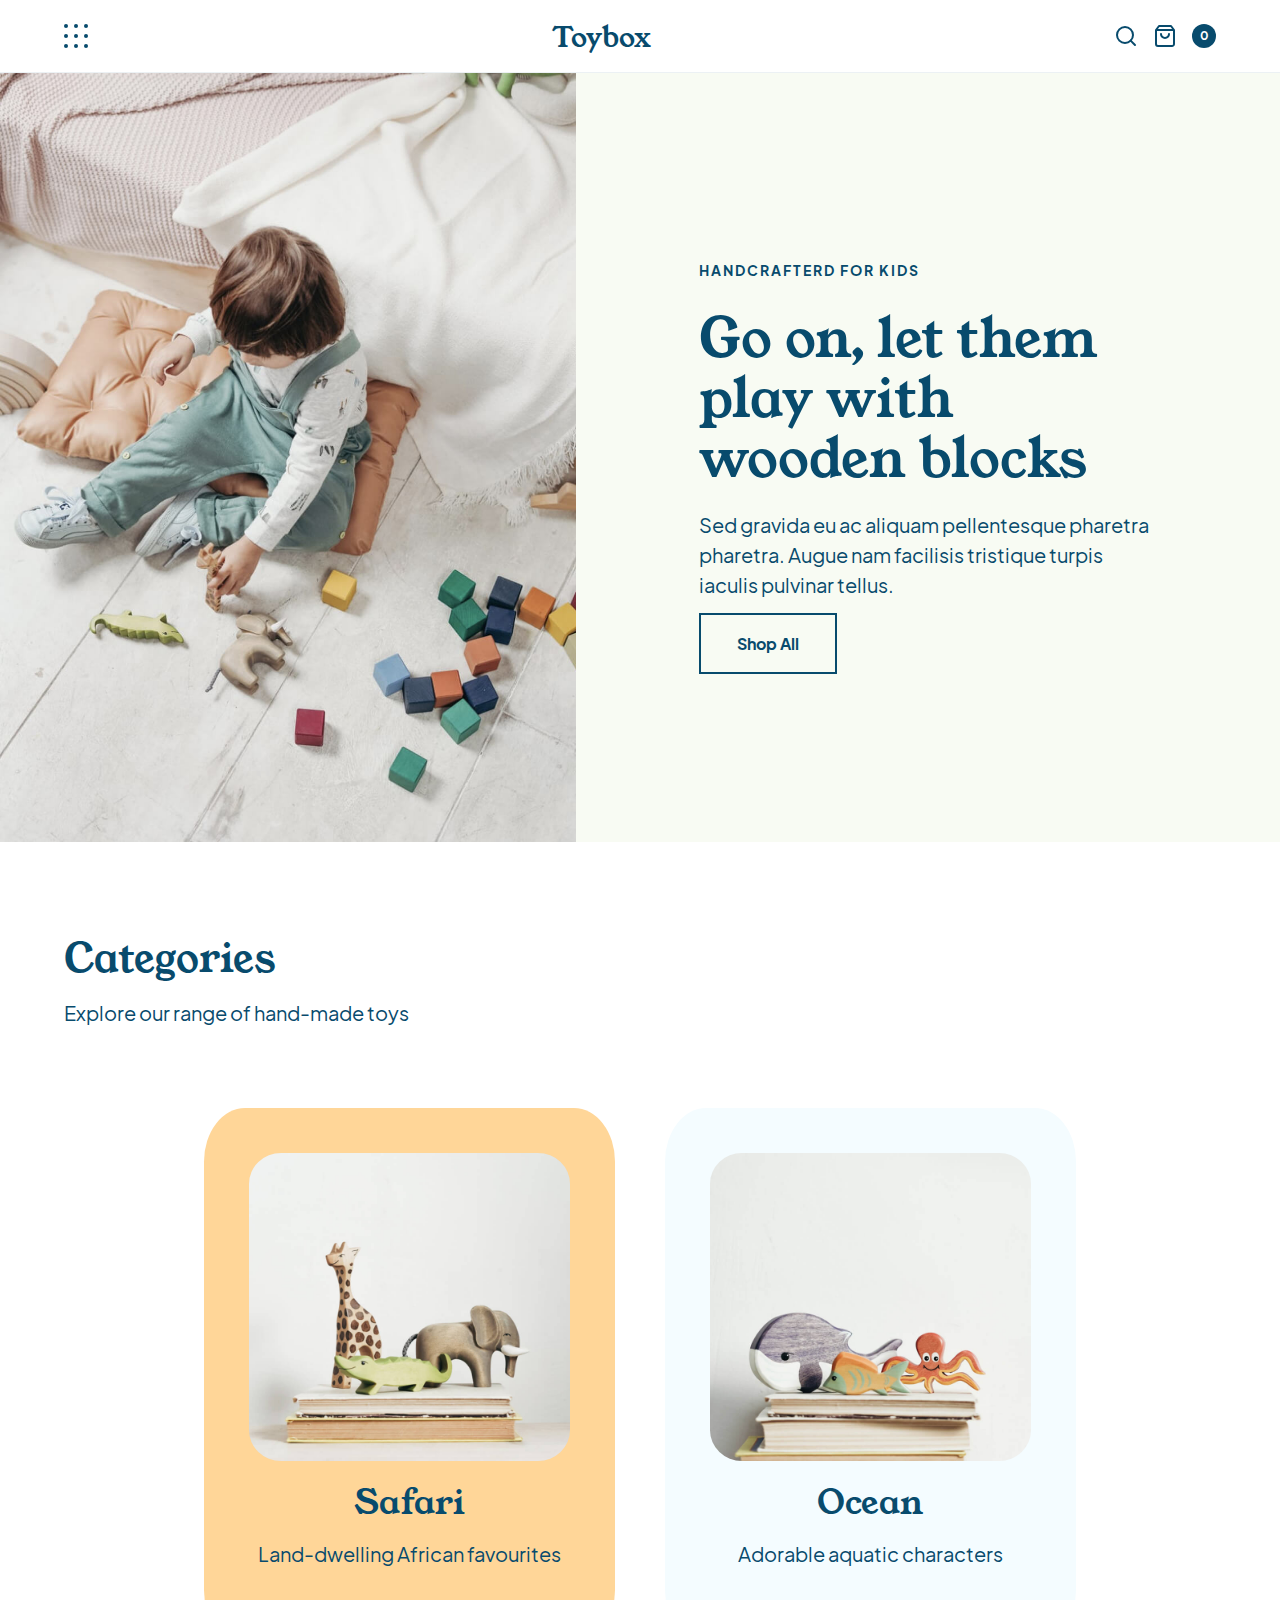
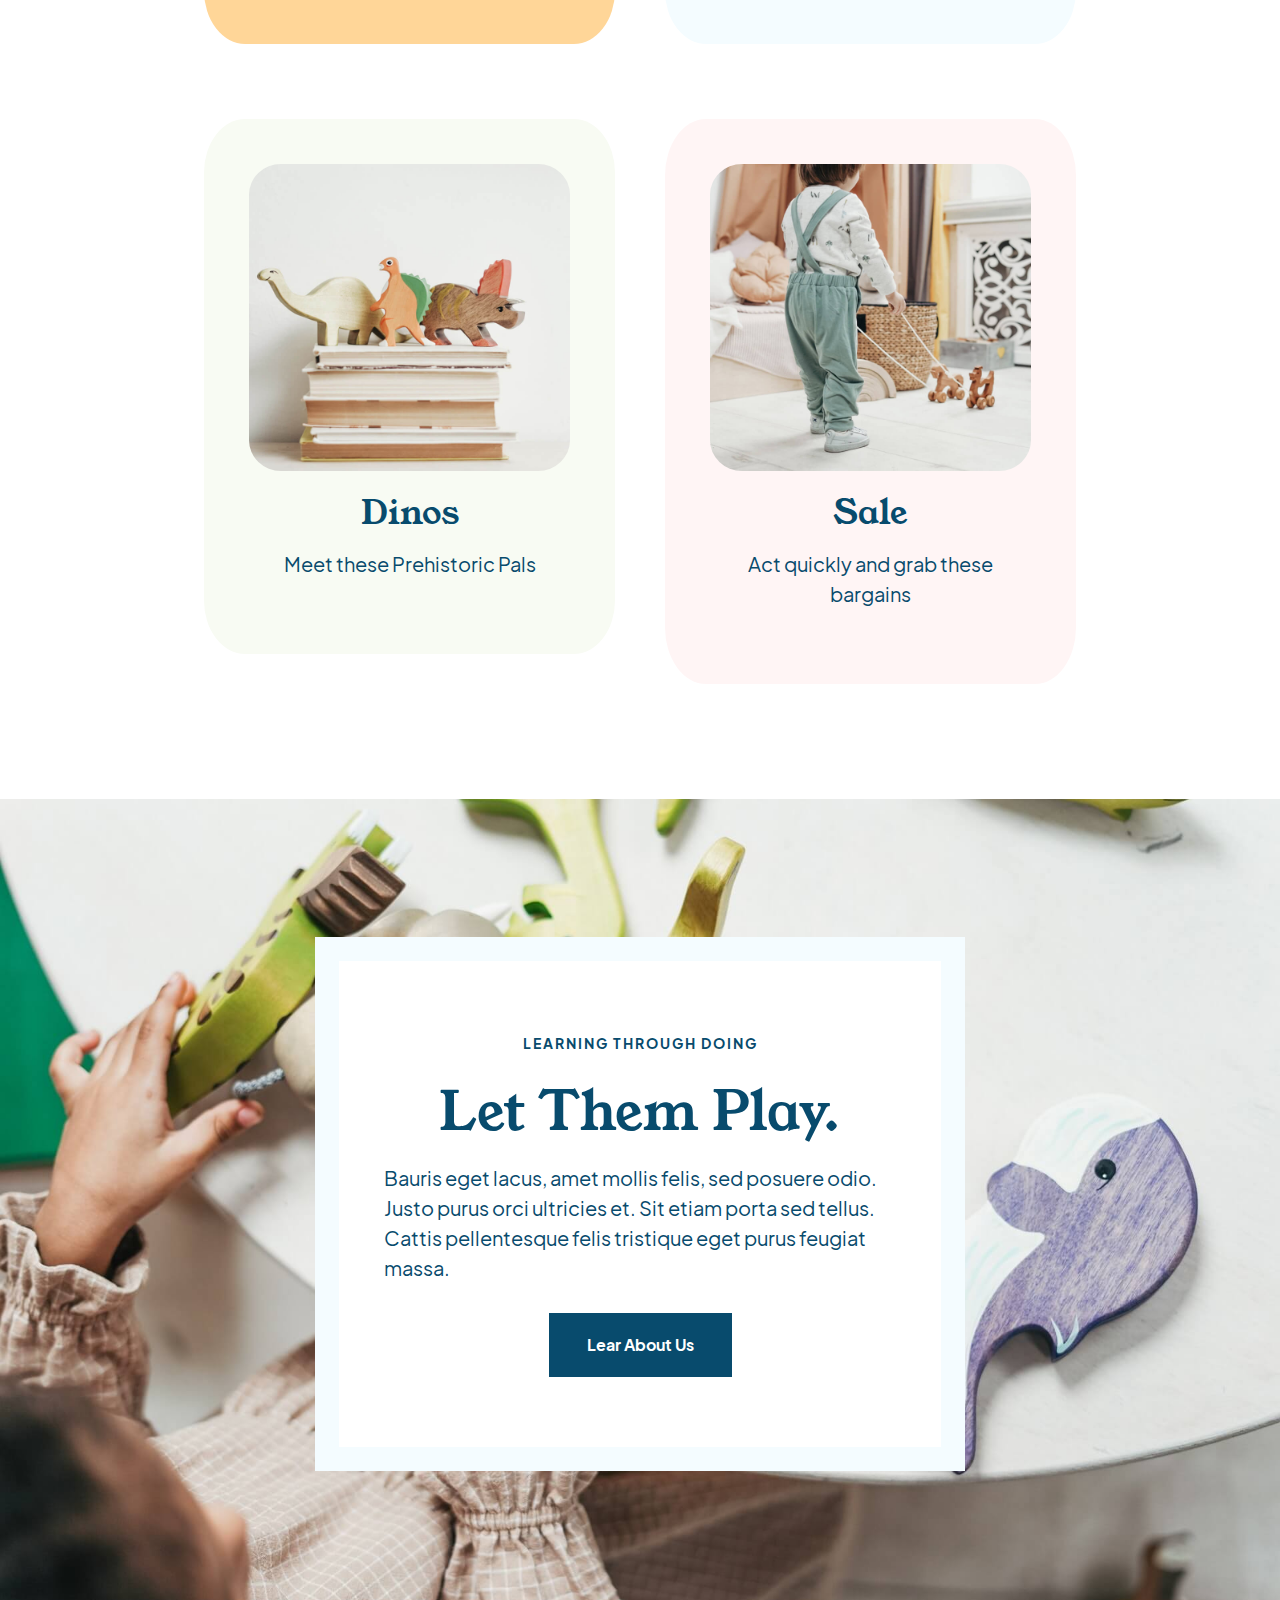
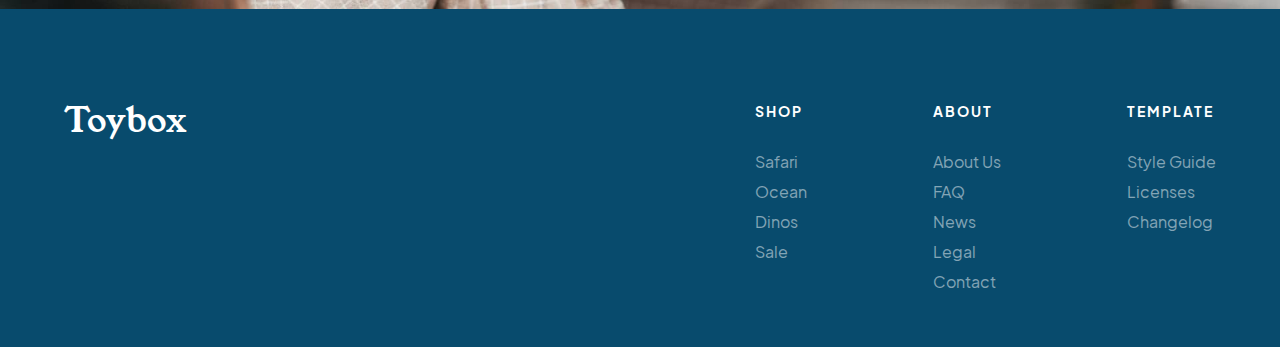
<file: index.html>
<!DOCTYPE html>
<html lang="en">
<head>
	<meta charset="UTF-8">
	<meta http-equiv="X-UA-Compatible" content="IE=edge">
	<meta name="viewport" content="width=device-width, initial-scale=1.0">
	<title>STARTER - Toybox Homepage</title>
	<link rel="stylesheet" href="./styles/styles.css">
</head>
<body>
	<!-- Our Skiplink -->
	<a href="#mainContent" class="skipLink">Skip to main content</a>
	<!-- Our nav -->
    <nav class="navBar">
			<!-- A wrapper to contian our content -->
			<div class="wrapper">

				<!-- Navigation Menu Button -->
				<button class="menuIcon">
					<img class="menuIcon" src="./assets/menu-button.svg" alt="Button to open our nagivation">
				</button>

				<!-- Home Button/Logo -->
				<a href="./index.html" class="logo">
					<h1>Toybox</h1>
				</a>

				<!-- Search/Cart/Counter area -->
				<div class="searchCart">
					<!-- Search -->
					<button class="menuIcon">
						<img src="./assets/search.svg" alt="Search Icon" class="searchIcon">
					</button>
					
					<!-- Bag/Cart -->
					<a href="#" class="bag">
						<img src="./assets/shop-bag.svg" alt="Shopping bag icon" class="bagIcon">
					</a>

					<!-- Counter -->
					<div class="counter">
						<p class="smallCopy">0</p>
					</div><!-- .counter END -->
				</div><!-- .searchCart END -->
			</div><!-- .wrapper END -->

			<!-- WE STILL NEED TO ADD THE CONTENT FOR OUR SLIDE OUT NAV -->
			<div class="slideOutNav">
				<div class="buttonContainer">
					<button>
						<img src="./assets/menu-close.svg" alt="Close Button for our Slide-Out Nav">
					</button>
				</div>

				<ul class="mainMenu">
					<li><a href="#">Shop</a></li>
					<li><a href="#">About</a></li>
					<li><a href="#">FAQ</a></li>
					<li><a href="#">NEWS</a></li>
					<li><a href="./contact.html">Contact</a></li>
				</ul>
			</div>
		</nav>

		<!-- Our header -->
		<header>
			<div class="wrapper headerImgContainer">
				<img src="./assets/header-image.jpg" alt="A toddler playing with wooden blocks">
			</div>
			<div class="wrapper headerContent">
				<div class="contentContainer">
					<h5>Handcrafterd for kids</h5>
					<h3>Go on, let them play with wooden blocks</h3>
					<p>Sed gravida eu ac aliquam pellentesque pharetra pharetra. Augue nam facilisis tristique turpis iaculis pulvinar tellus.</p>
					<a href="#" class="button">Shop All</a>
				</div>
			</div>
		</header>

		<!-- Our Main Content Area -->
		<main id="mainContent">
			<!-- Categories Section -->
			<section class="categories" id="categories">
				<div class="wrapper">
					<h2>Categories</h2>
					<p>Explore our range of hand-made toys</p>

					<!-- Our Gallery -->
					<ul class="categoryGallery">
						<li class="items item1">
							<a href="#">
								<img src="./assets/safari-trio.jpg" alt="giraffe, crocodile and elephant toys on a book">
								<h4>Safari</h4>
								<p>Land-dwelling African favourites</p>
							</a>
						</li>
						<li class="items item2">
							<a href="#">
								<img src="./assets/ocean-trio.jpg" alt="whale, octopus and fish toys on a book">
								<h4>Ocean</h4>
								<p>Adorable aquatic characters</p>
							</a>
						</li>
						<li class="items item3">
							<a href="#">
								<img src="./assets/dino-trio.jpg" alt="three toy dinosaurs on a few books">
								<h4>Dinos</h4>
								<p>Meet these Prehistoric Pals</p>
							</a>
						</li>
						<li class="items item4">
							<a href="#">
								<img src="./assets/sale.jpg" alt="toddler playing with wooden rolling horses">
								<h4>Sale</h4>
								<p>Act quickly and grab these bargains</p>
							</a>
						</li>
					</ul>
					</div>
			</section>
			<!-- Let Them Play Section -->
			<section class="play" id="play">
				<div class="wrapper playContainer">
					<h5>Learning Through Doing</h5>
					<h3>Let Them Play.</h3>
					<p>Bauris eget lacus, amet mollis felis, sed posuere odio. Justo purus orci ultricies et. Sit etiam porta sed tellus.
					Cattis pellentesque felis tristique eget purus feugiat massa.</p>
					<a href="#" class="solid">Lear About Us</a>
				</div>
			</section> <!-- Play Section End -->
		</main>

		<footer class="footer" id="footer">
			<div class="wrapper">
				<div class="footerFlex">
					<!-- Flex Item 1 - LOGO -->
					<a href="./index.html" class="logo">
						<h4>Toybox</h4>
					</a>
					<!-- Flex Item 2 - Footer Menu -->
					<nav class="footerNav">
						<!-- List 1 - SHOP -->
						<ul class="footerShop">
							<li>
								<h5>Shop</h5>
							</li>
							<li>
								<a href="#">Safari</a>
							</li>
							<li>
								<a href="#">Ocean</a>
							</li>
							<li>
								<a href="#">Dinos</a>
							</li>
							<li>
								<a href="#">Sale</a>
							</li>
						</ul>
						<!-- List 2 - ABOUT -->
						<ul class="footerAbout">
							<li>
								<h5>About</h5>
							</li>
							<li>
								<a href="#">About Us</a>
							</li>
							<li>
								<a href="#">FAQ</a>
							</li>
							<li>
								<a href="#">News</a>
							</li>
							<li>
								<a href="#">Legal</a>
							</li>
							<li>
								<a href="./contact.html">Contact</a>
							</li>
						</ul>
						<!-- List 3 - TEMPLATE -->
						<ul class="footerTemp">
							<li>
								<h5>Template</h5>
							</li>
							<li>
								<a href="#">Style Guide</a>
							</li>
							<li>
								<a href="#">Licenses</a>
							</li>
							<li>
								<a href="#">Changelog</a>
							</li>
						</ul>
					</nav>
				</div>
				<!-- Footer Flex END -->
			</div>
			<!-- Wrapper End -->
		</footer>
</body>
</html>
</file>
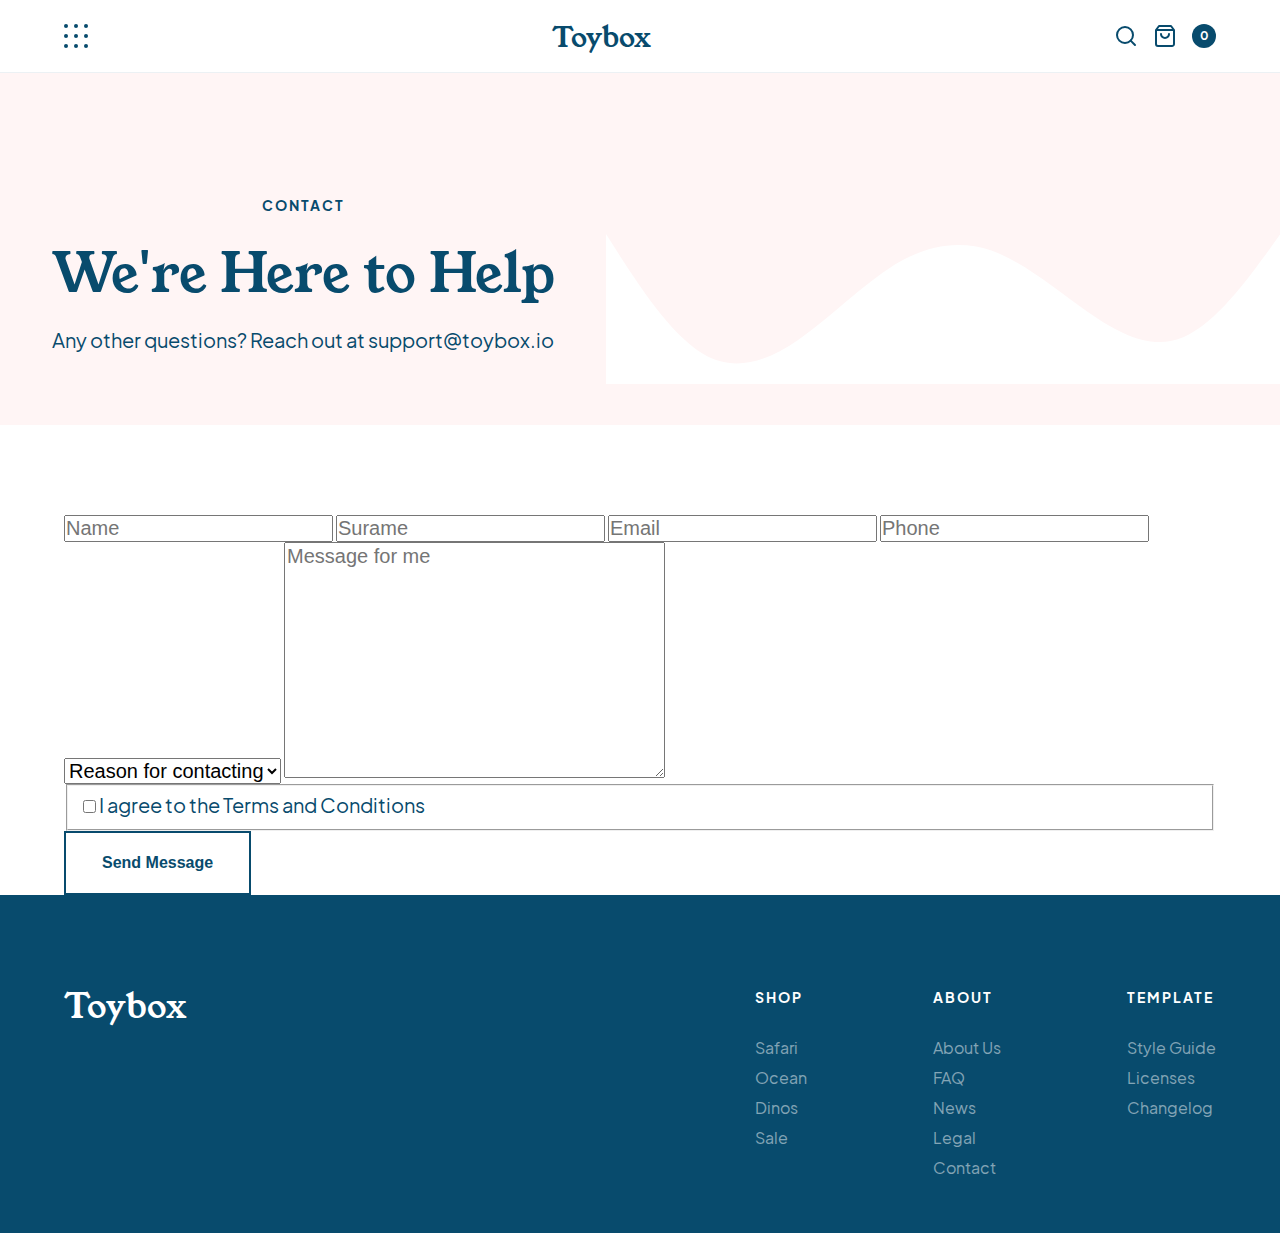
<file: contact.html>
<!DOCTYPE html>
<html lang="en">
<head>
  <meta charset="UTF-8">
  <meta http-equiv="X-UA-Compatible" content="IE=edge">
  <meta name="viewport" content="width=device-width, initial-scale=1.0">
  <title>Contact Page</title>
  <link rel="stylesheet" href="./styles/styles.css">
</head>
<body>
    <!-- Our Skiplink -->
    <a href="#mainContent" class="skipLink">Skip to main content</a>
    <!-- Our nav -->
    <nav class="navBar">
      <!-- A wrapper to contian our content -->
      <div class="wrapper">
    
        <!-- Navigation Menu Button -->
        <button class="menuIcon">
          <img class="menuIcon" src="./assets/menu-button.svg" alt="Button to open our nagivation">
        </button>
    
        <!-- Home Button/Logo -->
        <a href="./index.html" class="logo">
          <h1>Toybox</h1>
        </a>
    
        <!-- Search/Cart/Counter area -->
        <div class="searchCart">
          <!-- Search -->
          <button class="menuIcon">
            <img src="./assets/search.svg" alt="Search Icon" class="searchIcon">
          </button>
    
          <!-- Bag/Cart -->
          <a href="#" class="bag">
            <img src="./assets/shop-bag.svg" alt="Shopping bag icon" class="bagIcon">
          </a>
    
          <!-- Counter -->
          <div class="counter">
            <p class="smallCopy">0</p>
          </div><!-- .counter END -->
        </div><!-- .searchCart END -->
      </div><!-- .wrapper END -->
    
      <!-- WE STILL NEED TO ADD THE CONTENT FOR OUR SLIDE OUT NAV -->
      <div class="slideOutNav">
        <div class="buttonContainer">
          <button>
            <img src="./assets/menu-close.svg" alt="Close Button for our Slide-Out Nav">
          </button>
        </div>
    
        <ul class="mainMenu">
          <li><a href="#">Shop</a></li>
          <li><a href="#">About</a></li>
          <li><a href="#">FAQ</a></li>
          <li><a href="#">NEWS</a></li>
          <li><a href="./contact.html">Contact</a></li>
        </ul>
      </div>
    </nav>

    <!-- HEADER -->
    <header class="contactHeader">
      <div class="wrapper">
        <h5>Contact</h5>
        <h3>We're Here to Help</h3>
        <p>Any other questions? Reach out at <a href="mailto:support@toybox.io">support@toybox.io</a></p>
      </div>
    </header>

    <!-- MAIN SECTION -->
    <main class="contact" id="mainContent">
      <div class="wrapper">
        <form action="" class="contactForm" name="contactForm">
          <label for="name" class="sr-only">Name</label>
          <input type="text" name="name" id="name" placeholder="Name">

          <label for="surname" class="sr-only">Surame</label>
          <input type="text" name="surname" id="surname" placeholder="Surame">

          <label for="email" class="sr-only">Email</label>
          <input type="text" name="email" id="email" placeholder="Email">

          <label for="phone" class="sr-only">Phone</label>
          <input type="tel" name="phone" id="phone" placeholder="Phone">

          <select name="reason" id="reason">
            <option value="initial" disabled selected>Reason for contacting</option>
            <option value="refund">Refund request</option>
            <option value="status">Status update</option>
            <option value="praise">Praise</option>
            <option value="complaints">General concerns</option>
          </select>

          <label for="message" class="sr-only">Message for me</label>
          <textarea name="message" id="message" cols="30" rows="10" placeholder="Message for me"></textarea>

          <fieldset>
            <input type="checkbox" id="terms" name="terms">
            <label for="terms">I agree to the Terms and Conditions</label>
          </fieldset>

          <button type="submit">Send Message</button>
        </form>
      </div>
    </main>
    <footer class="footer" id="footer">
      <div class="wrapper">
        <div class="footerFlex">
          <!-- Flex Item 1 - LOGO -->
          <a href="./index.html" class="logo">
            <h4>Toybox</h4>
          </a>
          <!-- Flex Item 2 - Footer Menu -->
          <nav class="footerNav">
            <!-- List 1 - SHOP -->
            <ul class="footerShop">
              <li>
                <h5>Shop</h5>
              </li>
              <li>
                <a href="#">Safari</a>
              </li>
              <li>
                <a href="#">Ocean</a>
              </li>
              <li>
                <a href="#">Dinos</a>
              </li>
              <li>
                <a href="#">Sale</a>
              </li>
            </ul>
            <!-- List 2 - ABOUT -->
            <ul class="footerAbout">
              <li>
                <h5>About</h5>
              </li>
              <li>
                <a href="#">About Us</a>
              </li>
              <li>
                <a href="#">FAQ</a>
              </li>
              <li>
                <a href="#">News</a>
              </li>
              <li>
                <a href="#">Legal</a>
              </li>
              <li>
                <a href="#">Contact</a>
              </li>
            </ul>
            <!-- List 3 - TEMPLATE -->
            <ul class="footerTemp">
              <li>
                <h5>Template</h5>
              </li>
              <li>
                <a href="#">Style Guide</a>
              </li>
              <li>
                <a href="#">Licenses</a>
              </li>
              <li>
                <a href="#">Changelog</a>
              </li>
            </ul>
          </nav>
        </div>
        <!-- Footer Flex END -->
      </div>
      <!-- Wrapper End -->
    </footer>
  
</body>
</html>
</file>
<file: styles/styles.css>
html {
  line-height: 1.15;
  -ms-text-size-adjust: 100%;
  -webkit-text-size-adjust: 100%;
}

body {
  margin: 0;
}

article, aside, footer, header, nav, section {
  display: block;
}

h1 {
  font-size: 2em;
  margin: 0.67em 0;
}

figcaption, figure, main {
  display: block;
}

figure {
  margin: 1em 40px;
}

hr {
  -webkit-box-sizing: content-box;
          box-sizing: content-box;
  height: 0;
  overflow: visible;
}

pre {
  font-family: monospace, monospace;
  font-size: 1em;
}

a {
  background-color: transparent;
  -webkit-text-decoration-skip: objects;
}

abbr[title] {
  border-bottom: none;
  text-decoration: underline;
  -webkit-text-decoration: underline dotted;
          text-decoration: underline dotted;
}

b, strong {
  font-weight: inherit;
}

b, strong {
  font-weight: bolder;
}

code, kbd, samp {
  font-family: monospace, monospace;
  font-size: 1em;
}

dfn {
  font-style: italic;
}

mark {
  background-color: #ff0;
  color: #000;
}

small {
  font-size: 80%;
}

sub, sup {
  font-size: 75%;
  line-height: 0;
  position: relative;
  vertical-align: baseline;
}

sub {
  bottom: -0.25em;
}

sup {
  top: -0.5em;
}

audio, video {
  display: inline-block;
}

audio:not([controls]) {
  display: none;
  height: 0;
}

img {
  border-style: none;
}

svg:not(:root) {
  overflow: hidden;
}

button, input, optgroup, select, textarea {
  font-family: sans-serif;
  font-size: 100%;
  line-height: 1.15;
  margin: 0;
}

button, input {
  overflow: visible;
}

button, select {
  text-transform: none;
}

button, html [type=button], [type=reset], [type=submit] {
  -webkit-appearance: button;
}

button::-moz-focus-inner, [type=button]::-moz-focus-inner, [type=reset]::-moz-focus-inner, [type=submit]::-moz-focus-inner {
  border-style: none;
  padding: 0;
}

button:-moz-focusring, [type=button]:-moz-focusring, [type=reset]:-moz-focusring, [type=submit]:-moz-focusring {
  outline: 1px dotted ButtonText;
}

fieldset {
  padding: 0.35em 0.75em 0.625em;
}

legend {
  -webkit-box-sizing: border-box;
          box-sizing: border-box;
  color: inherit;
  display: table;
  max-width: 100%;
  padding: 0;
  white-space: normal;
}

progress {
  display: inline-block;
  vertical-align: baseline;
}

textarea {
  overflow: auto;
}

[type=checkbox], [type=radio] {
  -webkit-box-sizing: border-box;
          box-sizing: border-box;
  padding: 0;
}

[type=number]::-webkit-inner-spin-button, [type=number]::-webkit-outer-spin-button {
  height: auto;
}

[type=search] {
  -webkit-appearance: textfield;
  outline-offset: -2px;
}

[type=search]::-webkit-search-cancel-button, [type=search]::-webkit-search-decoration {
  -webkit-appearance: none;
}

::-webkit-file-upload-button {
  -webkit-appearance: button;
  font: inherit;
}

details, menu {
  display: block;
}

summary {
  display: list-item;
}

canvas {
  display: inline-block;
}

template {
  display: none;
}

[hidden] {
  display: none;
}

html {
  -webkit-box-sizing: border-box;
          box-sizing: border-box;
}

*, *:before, *:after {
  -webkit-box-sizing: inherit;
          box-sizing: inherit;
}

.sr-only {
  position: absolute;
  width: 1px;
  height: 1px;
  margin: -1px;
  border: 0;
  padding: 0;
  white-space: nowrap;
  -webkit-clip-path: inset(100%);
          clip-path: inset(100%);
  clip: rect(0 0 0 0);
  overflow: hidden;
}

img {
  max-width: 100%;
  display: block;
}

/* site fonts */
/* site colours */
/* site fonts */
/* site colours */
/* import Jakarta Sans font */
@font-face {
  font-family: "Jakarta Sans";
  src: url("../fonts/PlusJakarta_Sans-2.5/webfonts/PlusJakartaSans-Regular.woff"), url("../fonts/PlusJakarta_Sans-2.5/static/PlusJakartaSans-Regular.ttf"), url("../fonts/PlusJakarta_Sans-2.5/webfonts/PlusJakartaSans-Regular.woff2");
  font-weight: normal;
}
/* import Jakarta Sans font in bold */
@font-face {
  font-family: "Jakarta Sans";
  src: url("../fonts/PlusJakarta_Sans-2.5/webfonts/PlusJakartaSans-Bold.woff"), url("../fonts/PlusJakarta_Sans-2.5/webfonts/PlusJakartaSans-Bold.woff2"), url("../fonts/PlusJakarta_Sans-2.5/static/PlusJakartaSans-Bold.ttf");
  font-weight: bold;
}
/* import Young Serif font */
@font-face {
  font-family: "Young Serif";
  src: url("../fonts/youngserif/YoungSerif-Regular.otf");
}
html {
  font-size: 125%;
}

body {
  font-family: "Jakarta Sans";
  color: #084b6d;
  font-size: 1rem;
}

h1,
h2,
h3,
h4,
blockquote {
  font-family: "Young Serif";
  margin: 0;
}

h1 {
  font-size: 1.4rem;
}

h2 {
  font-size: 2rem;
  line-height: 2.4rem;
  margin-bottom: 18px;
}

h3 {
  font-size: 2.7rem;
  line-height: 3rem;
  margin-bottom: 24px;
}

h4 {
  font-size: 1.7rem;
  line-height: 2rem;
  margin-bottom: 18px;
}

h5 {
  font-size: 0.7rem;
  font-weight: bold;
  line-height: 1.2rem;
  letter-spacing: 0.1rem;
  text-transform: uppercase;
  margin: 0 0 24px 0;
}

p {
  line-height: 1.5rem;
  margin: 0 0 30px 0;
}
p.smallCopy {
  line-height: 1.2rem;
  font-size: 0.6rem;
  font-weight: bold;
  margin: 0;
}

ul, li, a, input {
  padding: 0;
  margin: 0;
}

ul {
  list-style: none;
}

a {
  text-decoration: none;
  color: inherit;
  cursor: pointer;
  -webkit-transition: 0.3s;
  transition: 0.3s;
}

.wrapper {
  width: 90%;
  max-width: 1260px;
  margin: 0 auto;
}

button {
  color: #084b6d;
  background-color: transparent;
  padding: 18px 36px;
  border: 2px solid #084b6d;
  font-size: 0.8rem;
  font-weight: bold;
  line-height: 1.2rem;
  text-align: center;
  cursor: pointer;
  -webkit-transition: 0.3s;
  transition: 0.3s;
}
button:hover {
  background-color: #084b6d;
  color: #fff;
}
button:focus {
  background-color: #084b6d;
  color: #fff;
}
button.secondary {
  background-color: transparent;
  border-color: #fff;
  color: #fff;
  padding: 8px 12px;
}
button.secondary:hover {
  background-color: #fff;
  color: #084b6d;
}
button.secondary:focus {
  background-color: #fff;
  color: #084b6d;
}
button.solid {
  color: #fff;
  background-color: #084b6d;
}
button.solid:hover {
  color: #084b6d;
  background-color: #fff;
}
button.solid:focus {
  color: #084b6d;
  background-color: #fff;
}
button.menuIcon {
  border: none;
  padding: 0;
  display: inherit;
}
button.menuIcon:hover {
  background-color: transparent;
}
button.menuIcon:focus {
  background-color: transparent;
}

a.button {
  color: #084b6d;
  background-color: transparent;
  padding: 18px 36px;
  border: 2px solid #084b6d;
  font-size: 0.8rem;
  font-weight: bold;
  line-height: 1.2rem;
  text-align: center;
  -webkit-transition: 0.3s;
  transition: 0.3s;
}
a.button:hover {
  background-color: #084b6d;
  color: #fff;
}
a.button:focus {
  background-color: #084b6d;
  color: #fff;
}
a.solid {
  color: #fff;
  background-color: #084b6d;
  padding: 18px 36px;
  border: 2px solid #084b6d;
  font-size: 0.8rem;
  font-weight: bold;
  line-height: 1.2rem;
  text-align: center;
}
a.solid:hover {
  color: #084b6d;
  background-color: #fff;
}
a.solid:focus {
  color: #084b6d;
  background-color: #fff;
}

.skipLink {
  font-size: 1rem;
  padding: 10px;
  background-color: #fff;
  color: #084b6d;
  position: absolute;
  top: 0;
  z-index: 999;
  text-align: center;
  width: 100%;
  left: -100%;
}
.skipLink:focus {
  left: 0;
}

.navBar {
  position: sticky;
  top: 0;
  z-index: 10;
  border-bottom: 1px solid rgba(8, 75, 109, 0.08);
  background-color: #fff;
}
.navBar .wrapper {
  display: -webkit-box;
  display: -ms-flexbox;
  display: flex;
  -webkit-box-pack: justify;
      -ms-flex-pack: justify;
          justify-content: space-between;
  -webkit-box-align: center;
      -ms-flex-align: center;
          align-items: center;
  padding: 20px 0;
}

.searchCart {
  display: -webkit-box;
  display: -ms-flexbox;
  display: flex;
  gap: 15px;
}

.counter {
  display: -webkit-box;
  display: -ms-flexbox;
  display: flex;
  -webkit-box-align: center;
      -ms-flex-align: center;
          align-items: center;
}
.counter p {
  background-color: #084b6d;
  color: #fff;
  width: 24px;
  height: 24px;
  text-align: center;
  border-radius: 50%;
}

.slideOutNav {
  height: 100vh;
  z-index: 20;
  background-color: #084b6d;
  color: #fff;
  width: 100%;
  max-width: 500px;
  position: fixed;
  top: 0;
  left: -500px;
  padding: 35px 50px;
}
.slideOutNav .buttonContainer {
  display: -webkit-box;
  display: -ms-flexbox;
  display: flex;
  -webkit-box-pack: end;
      -ms-flex-pack: end;
          justify-content: flex-end;
}

.footer {
  background-color: #084b6d;
  color: #fff;
  padding: 90px 0 50px;
}
.footer .footerFlex {
  display: -webkit-box;
  display: -ms-flexbox;
  display: flex;
  -webkit-box-pack: justify;
      -ms-flex-pack: justify;
          justify-content: space-between;
}
.footer .footerNav {
  display: -webkit-box;
  display: -ms-flexbox;
  display: flex;
  width: 40%;
  -webkit-box-pack: justify;
      -ms-flex-pack: justify;
          justify-content: space-between;
}
.footer .footerNav a {
  font-size: 0.8rem;
  line-height: 1.5rem;
  color: rgba(255, 255, 255, 0.5);
}
.footer .footerNav a:hover {
  color: white;
}
.footer .footerNav a:focus {
  color: white;
}

header {
  background-color: #f8fbf3;
  margin-bottom: 90px;
  display: -webkit-box;
  display: -ms-flexbox;
  display: flex;
  -webkit-box-align: center;
      -ms-flex-align: center;
          align-items: center;
}
header .headerImgContainer {
  width: 45%;
}
header .headerContent {
  width: 55%;
  color: #084b6d;
}
header .headerContent .contentContainer {
  width: 65%;
  margin: 0 auto;
}

.contactHeader {
  background-color: #fff5f5;
  padding-top: 120px;
  text-align: center;
}
.contactHeader .wrapper {
  padding-bottom: 40px;
}

.contactHeader::after {
  content: "";
  width: 100%;
  height: 150px;
  background-image: url("../assets/wave.svg");
  background-repeat: no-repeat;
  background-size: 100% 150px;
}

.categories {
  margin-bottom: 90px;
}

.categoryGallery {
  display: -webkit-box;
  display: -ms-flexbox;
  display: flex;
  -webkit-box-pack: center;
      -ms-flex-pack: center;
          justify-content: center;
  -ms-flex-wrap: wrap;
      flex-wrap: wrap;
  text-align: center;
  width: 100%;
}
.categoryGallery .items {
  width: 40%;
}
.categoryGallery .items a {
  border-radius: 10%;
  padding: 45px;
  margin: 50px 25px 25px;
  display: -webkit-box;
  display: -ms-flexbox;
  display: flex;
  -webkit-box-orient: vertical;
  -webkit-box-direction: normal;
      -ms-flex-direction: column;
          flex-direction: column;
  -webkit-box-align: center;
      -ms-flex-align: center;
          align-items: center;
  -webkit-transition: 0.2s ease;
  transition: 0.2s ease;
}
.categoryGallery .items a img {
  border-radius: 10%;
  width: 100%;
  margin-bottom: 20px;
}
.categoryGallery .items a:hover {
  -webkit-transform: scale(0.95);
          transform: scale(0.95);
}
.categoryGallery .items a:focus {
  -webkit-transform: scale(0.95);
          transform: scale(0.95);
}
.categoryGallery .item1 a {
  background-color: #ffd698;
}
.categoryGallery .item2 a {
  background-color: #f4fcff;
}
.categoryGallery .item3 a {
  background-color: #f8fbf3;
}
.categoryGallery .item4 a {
  background-color: #fff5f5;
}

.play {
  background-image: url("../assets/background-image.jpg");
  background-position: center;
  background-size: cover;
  min-height: 90vh;
  display: -webkit-box;
  display: -ms-flexbox;
  display: flex;
  -webkit-box-align: center;
      -ms-flex-align: center;
          align-items: center;
}
.play .playContainer {
  background-color: #fff;
  border: 24px solid #f4fcff;
  max-width: 650px;
  padding: 70px 45px;
  display: -webkit-box;
  display: -ms-flexbox;
  display: flex;
  -webkit-box-orient: vertical;
  -webkit-box-direction: normal;
      -ms-flex-direction: column;
          flex-direction: column;
  -webkit-box-align: center;
      -ms-flex-align: center;
          align-items: center;
}

@media (max-width: 1000px) {
  header .headerImgContainer img {
    height: 100vh;
    -o-object-fit: cover;
       object-fit: cover;
  }
  .categoryGallery .items a {
    padding: 25px;
  }
  footer .footerFlex {
    -webkit-box-orient: vertical;
    -webkit-box-direction: normal;
        -ms-flex-direction: column;
            flex-direction: column;
    -webkit-box-align: center;
        -ms-flex-align: center;
            align-items: center;
  }
  footer .footerFlex .logo {
    margin-bottom: 30px;
  }
  footer .footerFlex .footerNav {
    width: 80%;
  }
}
@media (max-width: 800px) {
  header {
    -webkit-box-orient: vertical;
    -webkit-box-direction: normal;
        -ms-flex-direction: column;
            flex-direction: column;
  }
  header .headerImgContainer {
    width: 100%;
  }
  header .headerImgContainer img {
    max-height: 350px;
    width: 100%;
  }
  header .headerContent {
    width: 100%;
    padding: 40px 0;
  }
}
@media (max-width: 500px) {
  .navBar .wrapper {
    -webkit-box-orient: vertical;
    -webkit-box-direction: normal;
        -ms-flex-direction: column;
            flex-direction: column;
    -webkit-box-align: center;
        -ms-flex-align: center;
            align-items: center;
  }
  .navBar .logo {
    margin: 20px;
  }
  h3 {
    font-size: 2.2rem;
  }
  .categoryGallery .items {
    width: 100%;
  }
  .categoryGallery .items a {
    padding: 30px;
  }
  footer .footerNav {
    -webkit-box-orient: vertical;
    -webkit-box-direction: normal;
        -ms-flex-direction: column;
            flex-direction: column;
    -webkit-box-align: center;
        -ms-flex-align: center;
            align-items: center;
    text-align: center;
  }
  footer .footerNav ul {
    margin-bottom: 24px;
  }
}
</file>
